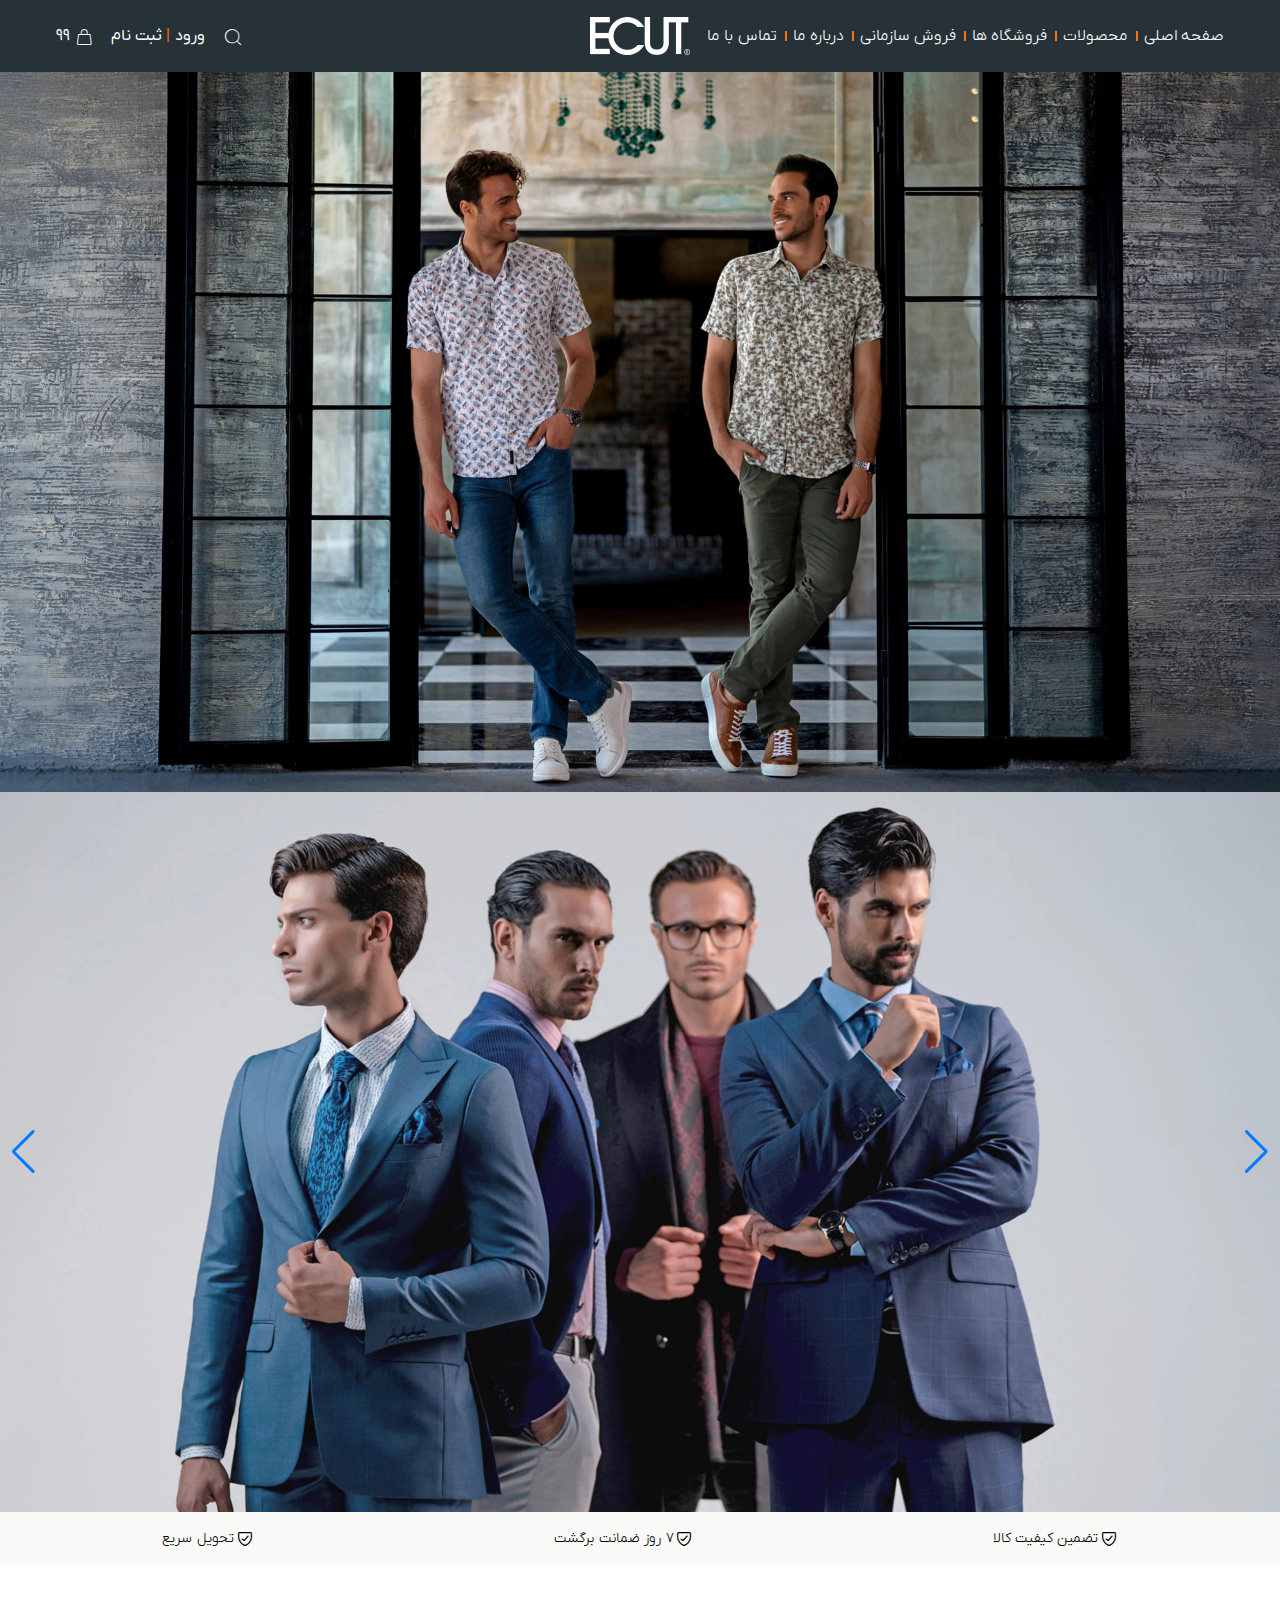
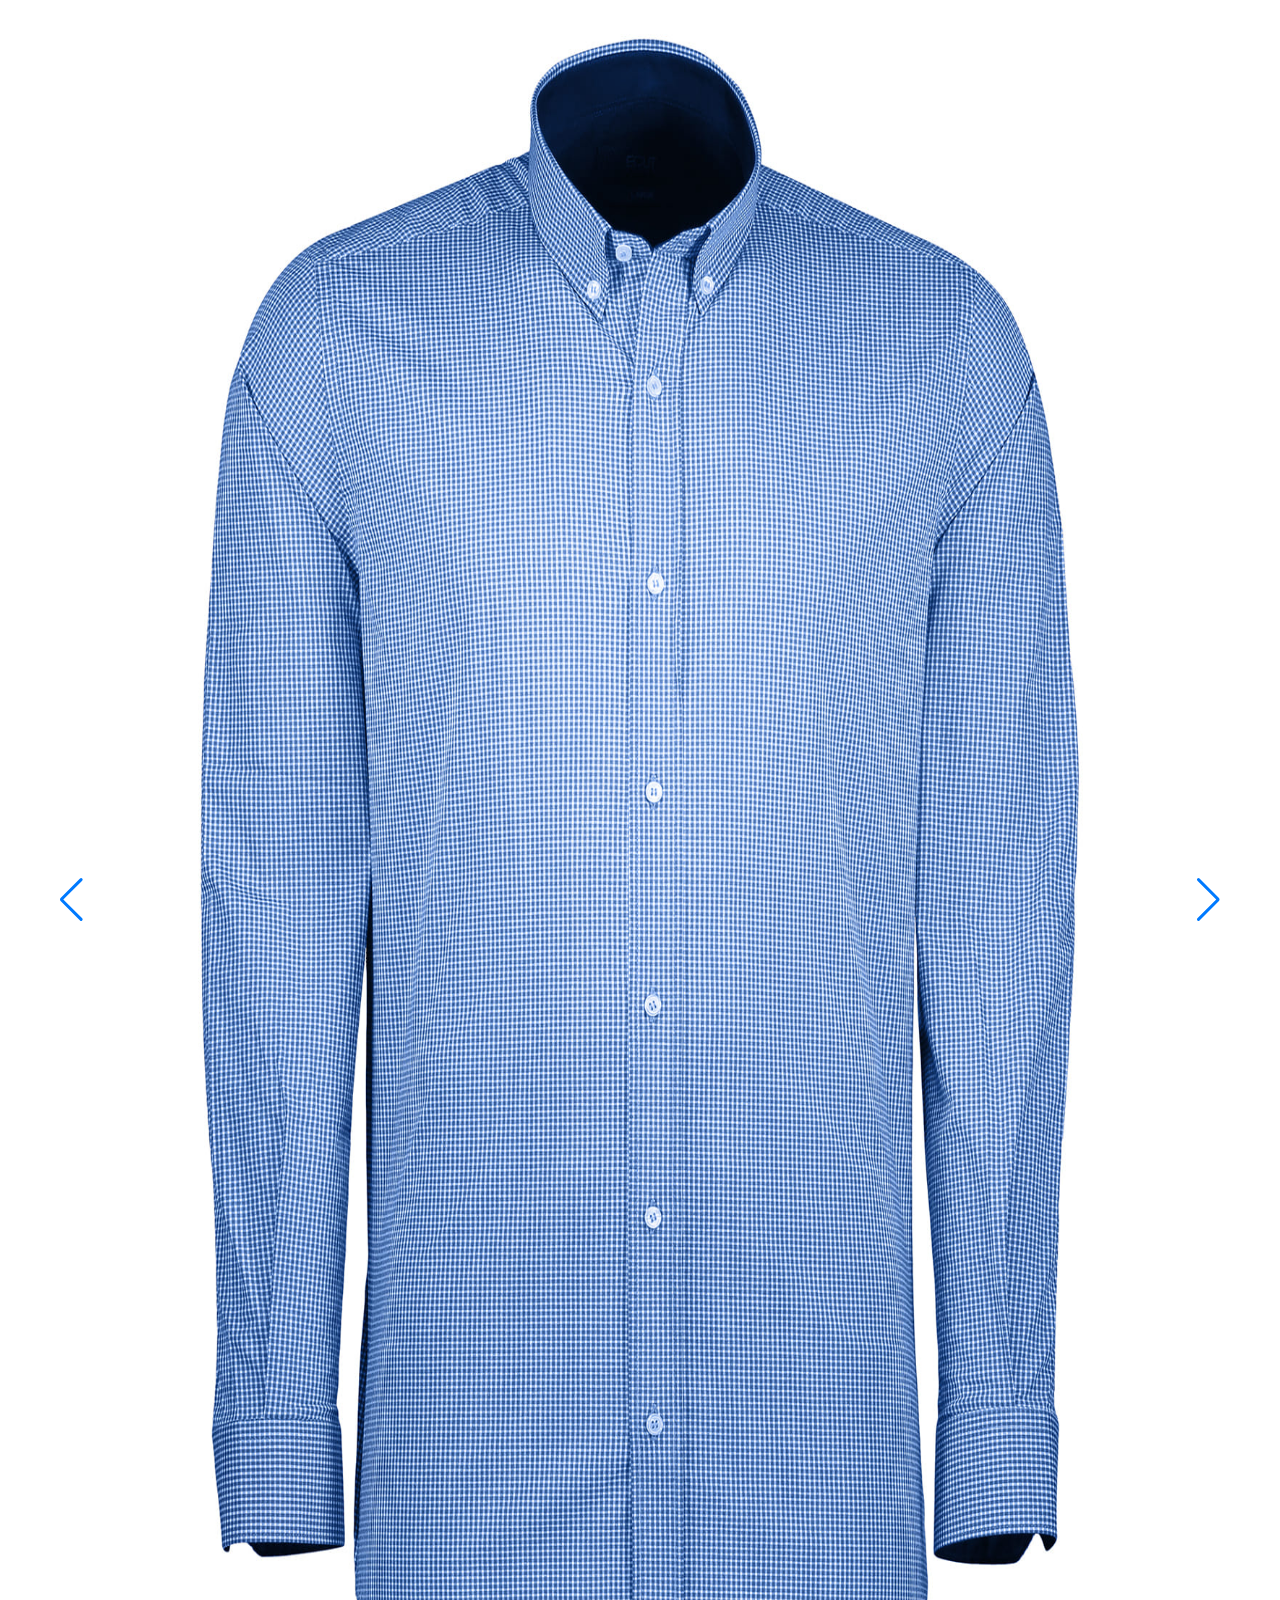
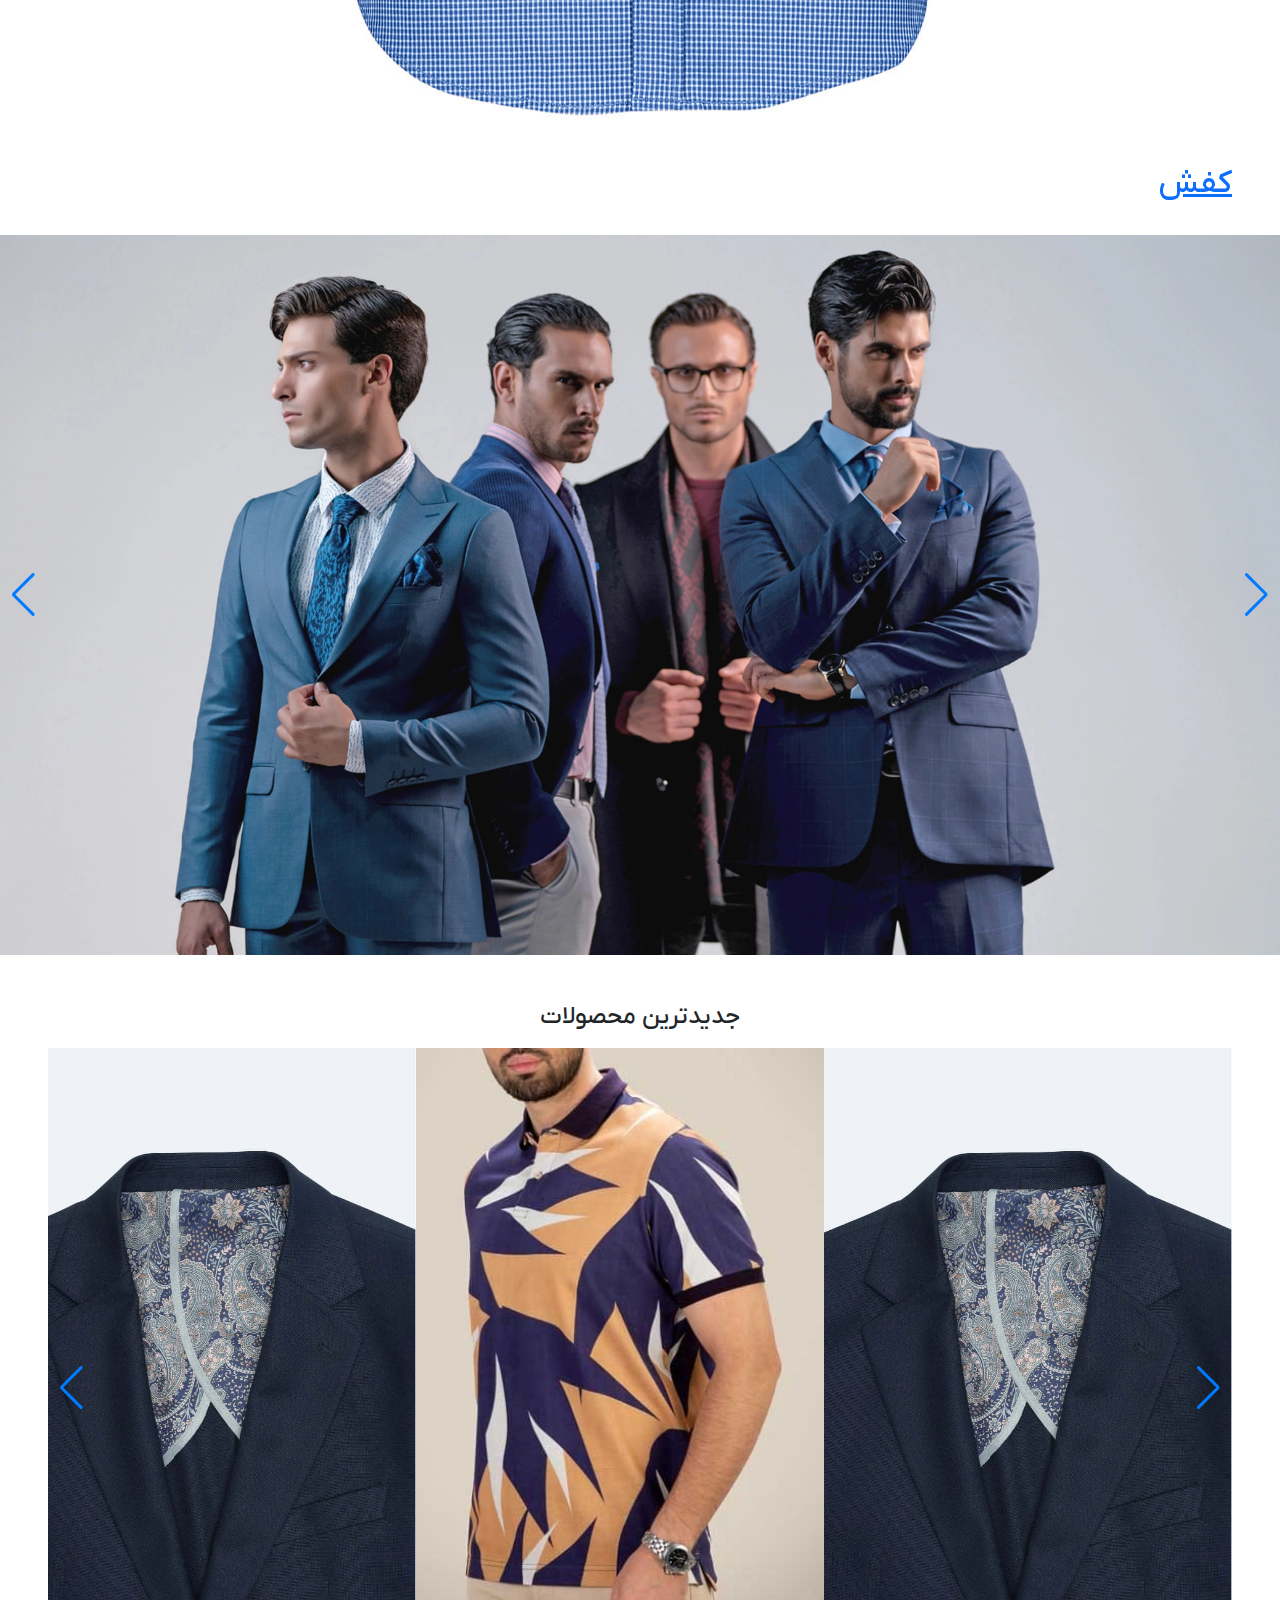
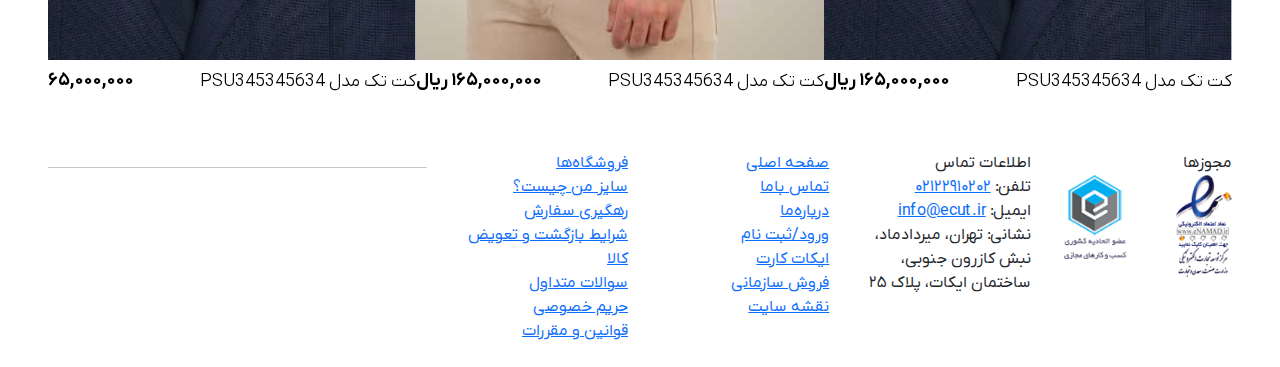
<file: index.html>
<!DOCTYPE html>
<html lang="fa" dir="rtl">
    <head>
        <title>فروشگاه آنلاین ایکات</title>
        <meta name="module" content="./head.html">

        <link href="./assets/swiper/swiper-bundle.min.css" rel="stylesheet">
        <link href="./assets/style/home.css?v=ADD_VERSION" rel="stylesheet">
    </head>
    <body>
        <meta name="module" content="./header.html">

        <main class="home-page">
            <!-- MARK: MAIN BANNER -->
            <div class="main-banner text-center">
                <picture>
                    <!-- <source media="(max-width: 768px)" srcset="MOBILE_IMG_URL_(without_space)"/> -->
                    <img src="./assets/images/silder/slide01.jpg" alt="فروشگاه آنلاین ایکات">
                </picture>
            </div>

            <!-- MARK: MAIN SLIDER -->
            <section class="main-slider swiper" swiper="{
                loop: true,
                lazy: true,
                autoHeight: true,
                autoplay: {
                    delay: 3000,
                    disableOnInteraction: true,
                },
                navigation: {
                    nextEl: '.swiper-button-next',
                    prevEl: '.swiper-button-prev',
                },
                pagination: {
                    el: '.swiper-pagination',
                    clickable: true,
                },
            }">
                <ul class="swiper-wrapper m-0 list-unstyled">
                    <li class="swiper-slide">
                        <a href="#" target="_blank">
                            <picture>
                                <!-- <source media="(max-width: 768px)" srcset="MOBILE_IMG_URL_(without_space)"/> -->
                                <img src="./assets/images/silder/slide06.jpg" alt="فروشگاه آنلاین ایکات">
                            </picture>
                        </a>
                    </li>
                    <li class="swiper-slide">
                        <a href="#" target="_blank">
                            <picture>
                                <!-- <source media="(max-width: 768px)" srcset="MOBILE_IMG_URL_(without_space)"/> -->
                                <img src="./assets/images/silder/slide05.jpg" loading="lazy" alt="فروشگاه آنلاین ایکات">
                            </picture>
                        </a>
                    </li>
                    <li class="swiper-slide">
                        <a href="#" target="_blank">
                            <picture>
                                <!-- <source media="(max-width: 768px)" srcset="MOBILE_IMG_URL_(without_space)"/> -->
                                <img src="./assets/images/silder/slide04.jpg" loading="lazy" alt="فروشگاه آنلاین ایکات">
                            </picture>
                        </a>
                    </li>
                    <li class="swiper-slide">
                        <a href="#" target="_blank">
                            <picture>
                                <!-- <source media="(max-width: 768px)" srcset="MOBILE_IMG_URL_(without_space)"/> -->
                                <img src="./assets/images/silder/slide03.jpg" loading="lazy" alt="فروشگاه آنلاین ایکات">
                            </picture>
                        </a>
                    </li>
                    <li class="swiper-slide">
                        <a href="#" target="_blank">
                            <picture>
                                <!-- <source media="(max-width: 768px)" srcset="MOBILE_IMG_URL_(without_space)"/> -->
                                <img src="./assets/images/silder/slide02.jpg" loading="lazy" alt="فروشگاه آنلاین ایکات">
                            </picture>
                        </a>
                    </li>
                </ul>
                <div class="swiper-pagination"></div>
                <div class="swiper-button-next"></div>
                <div class="swiper-button-prev"></div>
            </section>

            <!-- MARK: ADVANTAGES -->
            <ul class="advantages-list d-flex flex-wrap align-items-center justify-content-around p-3 gap-2 list-unstyled">
                <li class="advantages-item eico-shield">تضمین کیفیت کالا</li>
                <li class="advantages-item eico-shield">7 روز ضمانت برگشت</li>
                <li class="advantages-item eico-shield">تحویل سریع</li>
            </ul>

            <div class="container-flid px-3 px-lg-5">
                <!-- MARK: MARK: CATEGORY CARDS -->
                <section class="category-cards-wrap my-4 swiper" swiper="{
                        lazy: true,
                        slidesPerView: 4,
                        spaceBetween: 40,
                        navigation: {
                            nextEl: '.swiper-button-next',
                            prevEl: '.swiper-button-prev',
                        },
                        breakpoints: {
                            0: {
                                spaceBetween: 10,
                                slidesPerView: 1,
                            },
                            480: {
                                spaceBetween: 20,
                                slidesPerView: 2,
                            },
                            768: {
                                spaceBetween: 30,
                                slidesPerView: 3,
                            },
                            1024: {
                                spaceBetween: 40,
                                slidesPerView: 4,
                            }
                            },
                    }">
                    <ul class="swiper-wrapper m-0 list-unstyled">
                        <li class="category-card-item swiper-slide">
                            <a href="./category.html" target="_blank">
                                <figure class="category-card-fig m-0 ratio ratio-2x3">
                                    <img src="./assets/images/products/product01.jpg" loading="lazy" alt="کفش">
                                    <img class="category-card-alt-img" src="./assets/images/products/product02.jpg" loading="lazy" alt="کفش">
                                </figure>
                                <h2 class="category-card-title">کفش</h2>
                            </a>
                        </li>
                        <li class="category-card-item swiper-slide">
                            <a href="./category.html" target="_blank">
                                <figure class="category-card-fig m-0 ratio ratio-2x3">
                                    <img src="./assets/images/products/product03.jpg" loading="lazy" alt="پیراهن">
                                    <img class="category-card-alt-img" src="./assets/images/products/product04.jpg" loading="lazy" alt="پیراهن">
                                </figure>
                                <h2 class="category-card-title">پیراهن</h2>
                            </a>
                        </li>
                        <li class="category-card-item swiper-slide">
                            <a href="./category.html" target="_blank">
                                <figure class="category-card-fig m-0 ratio ratio-2x3">
                                    <img src="./assets/images/products/product05.jpg" loading="lazy" alt="تی شرت">
                                    <img class="category-card-alt-img" src="./assets/images/products/product06.jpg" loading="lazy" alt="تی شرت">
                                </figure>
                                <h2 class="category-card-title">تی شرت</h2>
                            </a>
                        </li>
                        <li class="category-card-item swiper-slide">
                            <a href="./category.html" target="_blank">
                                <figure class="category-card-fig m-0 ratio ratio-2x3">
                                    <img src="./assets/images/products/product07.jpg" loading="lazy" alt="کت تک">
                                    <img class="category-card-alt-img" src="./assets/images/products/product08.jpg" loading="lazy" alt="کت تک">
                                </figure>
                                <h2 class="category-card-title">کت تک</h2>
                            </a>
                        </li>
                        <li class="category-card-item swiper-slide">
                            <a href="./category.html" target="_blank">
                                <figure class="category-card-fig m-0 ratio ratio-2x3">
                                    <img src="./assets/images/products/product05.jpg" loading="lazy" alt="شلوار">
                                    <img class="category-card-alt-img" src="./assets/images/products/product09.jpg" loading="lazy" alt="شلوار">
                                </figure>
                                <h2 class="category-card-title">شلوار</h2>
                            </a>
                        </li>
                        <li class="category-card-item swiper-slide">
                            <a href="./category.html" target="_blank">
                                <figure class="category-card-fig m-0 ratio ratio-2x3">
                                    <img src="./assets/images/products/product10.jpg" loading="lazy" alt="دامادی">
                                    <img class="category-card-alt-img" src="./assets/images/products/product11.jpg" loading="lazy" alt="دامادی">
                                </figure>
                                <h2 class="category-card-title">دامادی</h2>
                            </a>
                        </li>
                        <li class="category-card-item swiper-slide">
                            <a href="./category.html" target="_blank">
                                <figure class="category-card-fig m-0 ratio ratio-2x3">
                                    <img src="./assets/images/products/product12.jpg" loading="lazy" alt="کژوال">
                                    <img class="category-card-alt-img" src="./assets/images/products/product13.jpg" loading="lazy" alt="کژوال">
                                </figure>
                                <h2 class="category-card-title">کژوال</h2>
                            </a>
                        </li>
                    </ul>
                    <div class="swiper-button-prev"></div>
                    <div class="swiper-button-next"></div>
                </section>

            </div>

            <!-- MARK: WEEK OFFER -->
            <section class="week-offer-slider swiper" swiper="{
                loop: true,
                lazy: true,
                autoHeight: true,
                autoplay: {
                    delay: 3000,
                    disableOnInteraction: true,
                },
                navigation: {
                    nextEl: '.swiper-button-next',
                    prevEl: '.swiper-button-prev',
                },
                pagination: {
                    el: '.swiper-pagination',
                    clickable: true,
                },
            }">
                <ul class="swiper-wrapper m-0 list-unstyled">
                    <li class="swiper-slide">
                        <a href="#" target="_blank">
                            <picture>
                                <!-- <source media="(max-width: 768px)" srcset="MOBILE_IMG_URL_(without_space)"/> -->
                                <img src="./assets/images/silder/slide06.jpg" alt="فروشگاه آنلاین ایکات">
                            </picture>
                        </a>
                    </li>
                    <li class="swiper-slide">
                        <a href="#" target="_blank">
                            <picture>
                                <!-- <source media="(max-width: 768px)" srcset="MOBILE_IMG_URL_(without_space)"/> -->
                                <img src="./assets/images/silder/slide05.jpg" loading="lazy" alt="فروشگاه آنلاین ایکات">
                            </picture>
                        </a>
                    </li>
                    <li class="swiper-slide">
                        <a href="#" target="_blank">
                            <picture>
                                <!-- <source media="(max-width: 768px)" srcset="MOBILE_IMG_URL_(without_space)"/> -->
                                <img src="./assets/images/silder/slide04.jpg" loading="lazy" alt="فروشگاه آنلاین ایکات">
                            </picture>
                        </a>
                    </li>
                    <li class="swiper-slide">
                        <a href="#" target="_blank">
                            <picture>
                                <!-- <source media="(max-width: 768px)" srcset="MOBILE_IMG_URL_(without_space)"/> -->
                                <img src="./assets/images/silder/slide03.jpg" loading="lazy" alt="فروشگاه آنلاین ایکات">
                            </picture>
                        </a>
                    </li>
                    <li class="swiper-slide">
                        <a href="#" target="_blank">
                            <picture>
                                <!-- <source media="(max-width: 768px)" srcset="MOBILE_IMG_URL_(without_space)"/> -->
                                <img src="./assets/images/silder/slide02.jpg" loading="lazy" alt="فروشگاه آنلاین ایکات">
                            </picture>
                        </a>
                    </li>
                </ul>
                <div class="swiper-pagination"></div>
                <div class="swiper-button-next"></div>
                <div class="swiper-button-prev"></div>
            </section>

            <div class="container-flid px-3 px-lg-5">

                <div class="newest-products-wrap mt-5">
                    <h2 class="newest-products-title mb-3 h4 text-center">جدیدترین محصولات</h2>
                    <div class="newest-products-swiper swiper" swiper="{
                        lazy: true,
                        slidesPerView: 4,
                        spaceBetween: 40,
                        navigation: {
                            nextEl: '.swiper-button-next',
                            prevEl: '.swiper-button-prev',
                        },
                        breakpoints: {
                            0: {
                                spaceBetween: 10,
                                slidesPerView: 1,
                            },
                            480: {
                                spaceBetween: 20,
                                slidesPerView: 2,
                            },
                            768: {
                                spaceBetween: 30,
                                slidesPerView: 3,
                            },
                            1024: {
                                spaceBetween: 40,
                                slidesPerView: 4,
                            }
                            },
                    }">
                        <ul class="products-simple-list swiper-wrapper list-unstyled pb-3">

                            <li class="product-simple-item swiper-slide">
                                <a class="text-black text-decoration-none" href="./product.html" target="_blank">
                                    <figure class="product-simple-fig mb-2 ratio ratio-2x3">
                                        <img src="./assets/images/products/product06.jpg" loading="lazy" alt="ProductName">
                                        <img class="product-simple-alt-img" src="./assets/images/products/product09.jpg" loading="lazy" alt="ProductName">
                                    </figure>
                                    <div class="product-simple-dets">
                                        <div class="d-flex flex-wrap align-items-center justify-content-between column-gap-1">
                                            <h2 class="product-simple-title">کت تک مدل PSU345345634</h2>
                                            <div class="product-simple-price ms-auto">165,000,000 ریال</div>
                                        </div>
                                    </div>
                                </a>

                                <div class="product-simple-footer d-flex flex-wrap align-items-center justify-content-between column-gap-1 pt-1">
                                    <ul class="product-simple-colors-list d-flex align-items-center justify-content-between gap-1 list-unstyled">
                                        <li class="product-simple-color-item" style="background:red" data-toggle="tooltip" title="color name"></li>
                                        <li class="product-simple-color-item" style="background:blue" data-toggle="tooltip" title="color name"></li>
                                        <li class="product-simple-color-item" style="background:#fff" data-toggle="tooltip" title="color name"></li>
                                        <li class="product-simple-color-item" style="background:#4a710f" data-toggle="tooltip" title="color name"></li>
                                        <li class="product-simple-color-item" style="background:rgba(222,171,18)" data-toggle="tooltip" title="color name"></li>
                                        <li class="product-simple-color-item" style="background:green" data-toggle="tooltip" title="color name"></li>
                                        <li class="product-simple-color-item" data-toggle="tooltip" title="color name"><bdi>+9</bdi></li>
                                    </ul>

                                    <ul class="product-simple-cta-list d-flex gap-1 list-unstyled ms-auto">
                                        <li class="product-simple-cta-item" data-toggle="tooltip" title="15% تخفیف">
                                            <span class="product-simple-discounted">تخفیف دار</span>
                                        </li>
                                        <li class="product-simple-cta-item" data-toggle="tooltip" title="علاقه مندی">
                                            <a class="eico-favorite" href="#" aria-label="favorite"></a>
                                        </li>
                                    </ul>
                                </div>
                            </li><!-- end of product item -->

                            <li class="product-simple-item swiper-slide">
                                <a class="text-black text-decoration-none" href="./product.html" target="_blank">
                                    <figure class="product-simple-fig mb-2 ratio ratio-2x3">
                                        <img src="./assets/images/products/product03.jpg" loading="lazy" alt="ProductName">
                                        <img class="product-simple-alt-img" src="./assets/images/products/product04.jpg" loading="lazy" alt="ProductName">
                                    </figure>
                                    <div class="product-simple-dets">
                                        <div class="d-flex flex-wrap align-items-center justify-content-between column-gap-1">
                                            <h2 class="product-simple-title">کت تک مدل PSU345345634</h2>
                                            <div class="product-simple-price ms-auto">165,000,000 ریال</div>
                                        </div>
                                    </div>
                                </a>

                                <div class="product-simple-footer d-flex flex-wrap align-items-center justify-content-between column-gap-1 pt-1">
                                    <ul class="product-simple-colors-list d-flex align-items-center justify-content-between gap-1 list-unstyled">
                                        <li class="product-simple-color-item" style="background:red" data-toggle="tooltip" title="color name"></li>
                                        <li class="product-simple-color-item" style="background:blue" data-toggle="tooltip" title="color name"></li>
                                        <li class="product-simple-color-item" style="background:#fff" data-toggle="tooltip" title="color name"></li>
                                        <li class="product-simple-color-item" style="background:#4a710f" data-toggle="tooltip" title="color name"></li>
                                        <li class="product-simple-color-item" style="background:rgba(222,171,18)" data-toggle="tooltip" title="color name"></li>
                                        <li class="product-simple-color-item" style="background:green" data-toggle="tooltip" title="color name"></li>
                                        <li class="product-simple-color-item" data-toggle="tooltip" title="color name"><bdi>+9</bdi></li>
                                    </ul>

                                    <ul class="product-simple-cta-list d-flex gap-1 list-unstyled ms-auto">
                                        <li class="product-simple-cta-item" data-toggle="tooltip" title="15% تخفیف">
                                            <span class="product-simple-discounted">تخفیف دار</span>
                                        </li>
                                        <li class="product-simple-cta-item" data-toggle="tooltip" title="علاقه مندی">
                                            <a class="eico-favorite" href="#" aria-label="favorite"></a>
                                        </li>
                                    </ul>
                                </div>
                            </li><!-- end of product item -->
                            <li class="product-simple-item swiper-slide">
                                <a class="text-black text-decoration-none" href="./product.html" target="_blank">
                                    <figure class="product-simple-fig mb-2 ratio ratio-2x3">
                                        <img src="./assets/images/products/product06.jpg" loading="lazy" alt="ProductName">
                                        <img class="product-simple-alt-img" src="./assets/images/products/product09.jpg" loading="lazy" alt="ProductName">
                                    </figure>
                                    <div class="product-simple-dets">
                                        <div class="d-flex flex-wrap align-items-center justify-content-between column-gap-1">
                                            <h2 class="product-simple-title">کت تک مدل PSU345345634</h2>
                                            <div class="product-simple-price ms-auto">165,000,000 ریال</div>
                                        </div>
                                    </div>
                                </a>

                                <div class="product-simple-footer d-flex flex-wrap align-items-center justify-content-between column-gap-1 pt-1">
                                    <ul class="product-simple-colors-list d-flex align-items-center justify-content-between gap-1 list-unstyled">
                                        <li class="product-simple-color-item" style="background:red" data-toggle="tooltip" title="color name"></li>
                                        <li class="product-simple-color-item" style="background:blue" data-toggle="tooltip" title="color name"></li>
                                        <li class="product-simple-color-item" style="background:#fff" data-toggle="tooltip" title="color name"></li>
                                        <li class="product-simple-color-item" style="background:#4a710f" data-toggle="tooltip" title="color name"></li>
                                        <li class="product-simple-color-item" style="background:rgba(222,171,18)" data-toggle="tooltip" title="color name"></li>
                                        <li class="product-simple-color-item" style="background:green" data-toggle="tooltip" title="color name"></li>
                                        <li class="product-simple-color-item" data-toggle="tooltip" title="color name"><bdi>+9</bdi></li>
                                    </ul>

                                    <ul class="product-simple-cta-list d-flex gap-1 list-unstyled ms-auto">
                                        <li class="product-simple-cta-item" data-toggle="tooltip" title="15% تخفیف">
                                            <span class="product-simple-discounted">تخفیف دار</span>
                                        </li>
                                        <li class="product-simple-cta-item" data-toggle="tooltip" title="علاقه مندی">
                                            <a class="eico-favorite" href="#" aria-label="favorite"></a>
                                        </li>
                                    </ul>
                                </div>
                            </li><!-- end of product item -->

                            <li class="product-simple-item swiper-slide">
                                <a class="text-black text-decoration-none" href="./product.html" target="_blank">
                                    <figure class="product-simple-fig mb-2 ratio ratio-2x3">
                                        <img src="./assets/images/products/product03.jpg" loading="lazy" alt="ProductName">
                                        <img class="product-simple-alt-img" src="./assets/images/products/product04.jpg" loading="lazy" alt="ProductName">
                                    </figure>
                                    <div class="product-simple-dets">
                                        <div class="d-flex flex-wrap align-items-center justify-content-between column-gap-1">
                                            <h2 class="product-simple-title">کت تک مدل PSU345345634</h2>
                                            <div class="product-simple-price ms-auto">165,000,000 ریال</div>
                                        </div>
                                    </div>
                                </a>

                                <div class="product-simple-footer d-flex flex-wrap align-items-center justify-content-between column-gap-1 pt-1">
                                    <ul class="product-simple-colors-list d-flex align-items-center justify-content-between gap-1 list-unstyled">
                                        <li class="product-simple-color-item" style="background:red" data-toggle="tooltip" title="color name"></li>
                                        <li class="product-simple-color-item" style="background:blue" data-toggle="tooltip" title="color name"></li>
                                        <li class="product-simple-color-item" style="background:#fff" data-toggle="tooltip" title="color name"></li>
                                        <li class="product-simple-color-item" style="background:#4a710f" data-toggle="tooltip" title="color name"></li>
                                        <li class="product-simple-color-item" style="background:rgba(222,171,18)" data-toggle="tooltip" title="color name"></li>
                                        <li class="product-simple-color-item" style="background:green" data-toggle="tooltip" title="color name"></li>
                                        <li class="product-simple-color-item" data-toggle="tooltip" title="color name"><bdi>+9</bdi></li>
                                    </ul>

                                    <ul class="product-simple-cta-list d-flex gap-1 list-unstyled ms-auto">
                                        <li class="product-simple-cta-item" data-toggle="tooltip" title="15% تخفیف">
                                            <span class="product-simple-discounted">تخفیف دار</span>
                                        </li>
                                        <li class="product-simple-cta-item" data-toggle="tooltip" title="علاقه مندی">
                                            <a class="eico-favorite" href="#" aria-label="favorite"></a>
                                        </li>
                                    </ul>
                                </div>
                            </li><!-- end of product item -->
                            <li class="product-simple-item swiper-slide">
                                <a class="text-black text-decoration-none" href="./product.html" target="_blank">
                                    <figure class="product-simple-fig mb-2 ratio ratio-2x3">
                                        <img src="./assets/images/products/product06.jpg" loading="lazy" alt="ProductName">
                                        <img class="product-simple-alt-img" src="./assets/images/products/product09.jpg" loading="lazy" alt="ProductName">
                                    </figure>
                                    <div class="product-simple-dets">
                                        <div class="d-flex flex-wrap align-items-center justify-content-between column-gap-1">
                                            <h2 class="product-simple-title">کت تک مدل PSU345345634</h2>
                                            <div class="product-simple-price ms-auto">165,000,000 ریال</div>
                                        </div>
                                    </div>
                                </a>

                                <div class="product-simple-footer d-flex flex-wrap align-items-center justify-content-between column-gap-1 pt-1">
                                    <ul class="product-simple-colors-list d-flex align-items-center justify-content-between gap-1 list-unstyled">
                                        <li class="product-simple-color-item" style="background:red" data-toggle="tooltip" title="color name"></li>
                                        <li class="product-simple-color-item" style="background:blue" data-toggle="tooltip" title="color name"></li>
                                        <li class="product-simple-color-item" style="background:#fff" data-toggle="tooltip" title="color name"></li>
                                        <li class="product-simple-color-item" style="background:#4a710f" data-toggle="tooltip" title="color name"></li>
                                        <li class="product-simple-color-item" style="background:rgba(222,171,18)" data-toggle="tooltip" title="color name"></li>
                                        <li class="product-simple-color-item" style="background:green" data-toggle="tooltip" title="color name"></li>
                                        <li class="product-simple-color-item" data-toggle="tooltip" title="color name"><bdi>+9</bdi></li>
                                    </ul>

                                    <ul class="product-simple-cta-list d-flex gap-1 list-unstyled ms-auto">
                                        <li class="product-simple-cta-item" data-toggle="tooltip" title="15% تخفیف">
                                            <span class="product-simple-discounted">تخفیف دار</span>
                                        </li>
                                        <li class="product-simple-cta-item" data-toggle="tooltip" title="علاقه مندی">
                                            <a class="eico-favorite" href="#" aria-label="favorite"></a>
                                        </li>
                                    </ul>
                                </div>
                            </li><!-- end of product item -->

                            <li class="product-simple-item swiper-slide">
                                <a class="text-black text-decoration-none" href="./product.html" target="_blank">
                                    <figure class="product-simple-fig mb-2 ratio ratio-2x3">
                                        <img src="./assets/images/products/product03.jpg" loading="lazy" alt="ProductName">
                                        <img class="product-simple-alt-img" src="./assets/images/products/product04.jpg" loading="lazy" alt="ProductName">
                                    </figure>
                                    <div class="product-simple-dets">
                                        <div class="d-flex flex-wrap align-items-center justify-content-between column-gap-1">
                                            <h2 class="product-simple-title">کت تک مدل PSU345345634</h2>
                                            <div class="product-simple-price ms-auto">165,000,000 ریال</div>
                                        </div>
                                    </div>
                                </a>

                                <div class="product-simple-footer d-flex flex-wrap align-items-center justify-content-between column-gap-1 pt-1">
                                    <ul class="product-simple-colors-list d-flex align-items-center justify-content-between gap-1 list-unstyled">
                                        <li class="product-simple-color-item" style="background:red" data-toggle="tooltip" title="color name"></li>
                                        <li class="product-simple-color-item" style="background:blue" data-toggle="tooltip" title="color name"></li>
                                        <li class="product-simple-color-item" style="background:#fff" data-toggle="tooltip" title="color name"></li>
                                        <li class="product-simple-color-item" style="background:#4a710f" data-toggle="tooltip" title="color name"></li>
                                        <li class="product-simple-color-item" style="background:rgba(222,171,18)" data-toggle="tooltip" title="color name"></li>
                                        <li class="product-simple-color-item" style="background:green" data-toggle="tooltip" title="color name"></li>
                                        <li class="product-simple-color-item" data-toggle="tooltip" title="color name"><bdi>+9</bdi></li>
                                    </ul>

                                    <ul class="product-simple-cta-list d-flex gap-1 list-unstyled ms-auto">
                                        <li class="product-simple-cta-item" data-toggle="tooltip" title="15% تخفیف">
                                            <span class="product-simple-discounted">تخفیف دار</span>
                                        </li>
                                        <li class="product-simple-cta-item" data-toggle="tooltip" title="علاقه مندی">
                                            <a class="eico-favorite" href="#" aria-label="favorite"></a>
                                        </li>
                                    </ul>
                                </div>
                            </li><!-- end of product item -->
                        </ul>
                        <div class="swiper-button-next"></div>
                        <div class="swiper-button-prev"></div>
                    </div>
                </div>
            </div>

        </main>

        <meta name="module" content="./footer.html">

        <script>
            // MARK: MAKE PAGE MODULAR
            async function injectHTML(file, el) {
                try {
                    const response = await fetch(file);
                    if (response.ok) {
                        const text = await response.text();
                        el.outerHTML = text;
                    }
                } catch (err) {
                    console.error(err.message);
                }
            }

            document.querySelectorAll('meta[name=module]').forEach(function(module) {
                injectHTML(module.getAttribute('content'), module);
            });
        </script>
        <script src="./assets/script/jquery-3.7.1.min.js"></script>
        <script src="./assets/bootstrap/bootstrap.bundle.min.js"></script>
        <script src="./assets/script/global.js?v=ADD_VERSION"></script>
        <script src="./assets/swiper/swiper-bundle.min.js"></script>
    </body>
</html>
</file>
<file: assets/style/home.css>
/* ECUT Style by https://mohamad-sh.ir */
/* MARK: ADVANTAGES */
.advantages-list {
    background: #fafaf9;
}

.advantages-item {
    color: #000;
    font-size: 14px;
    font-weight: 300;
}
</file>
